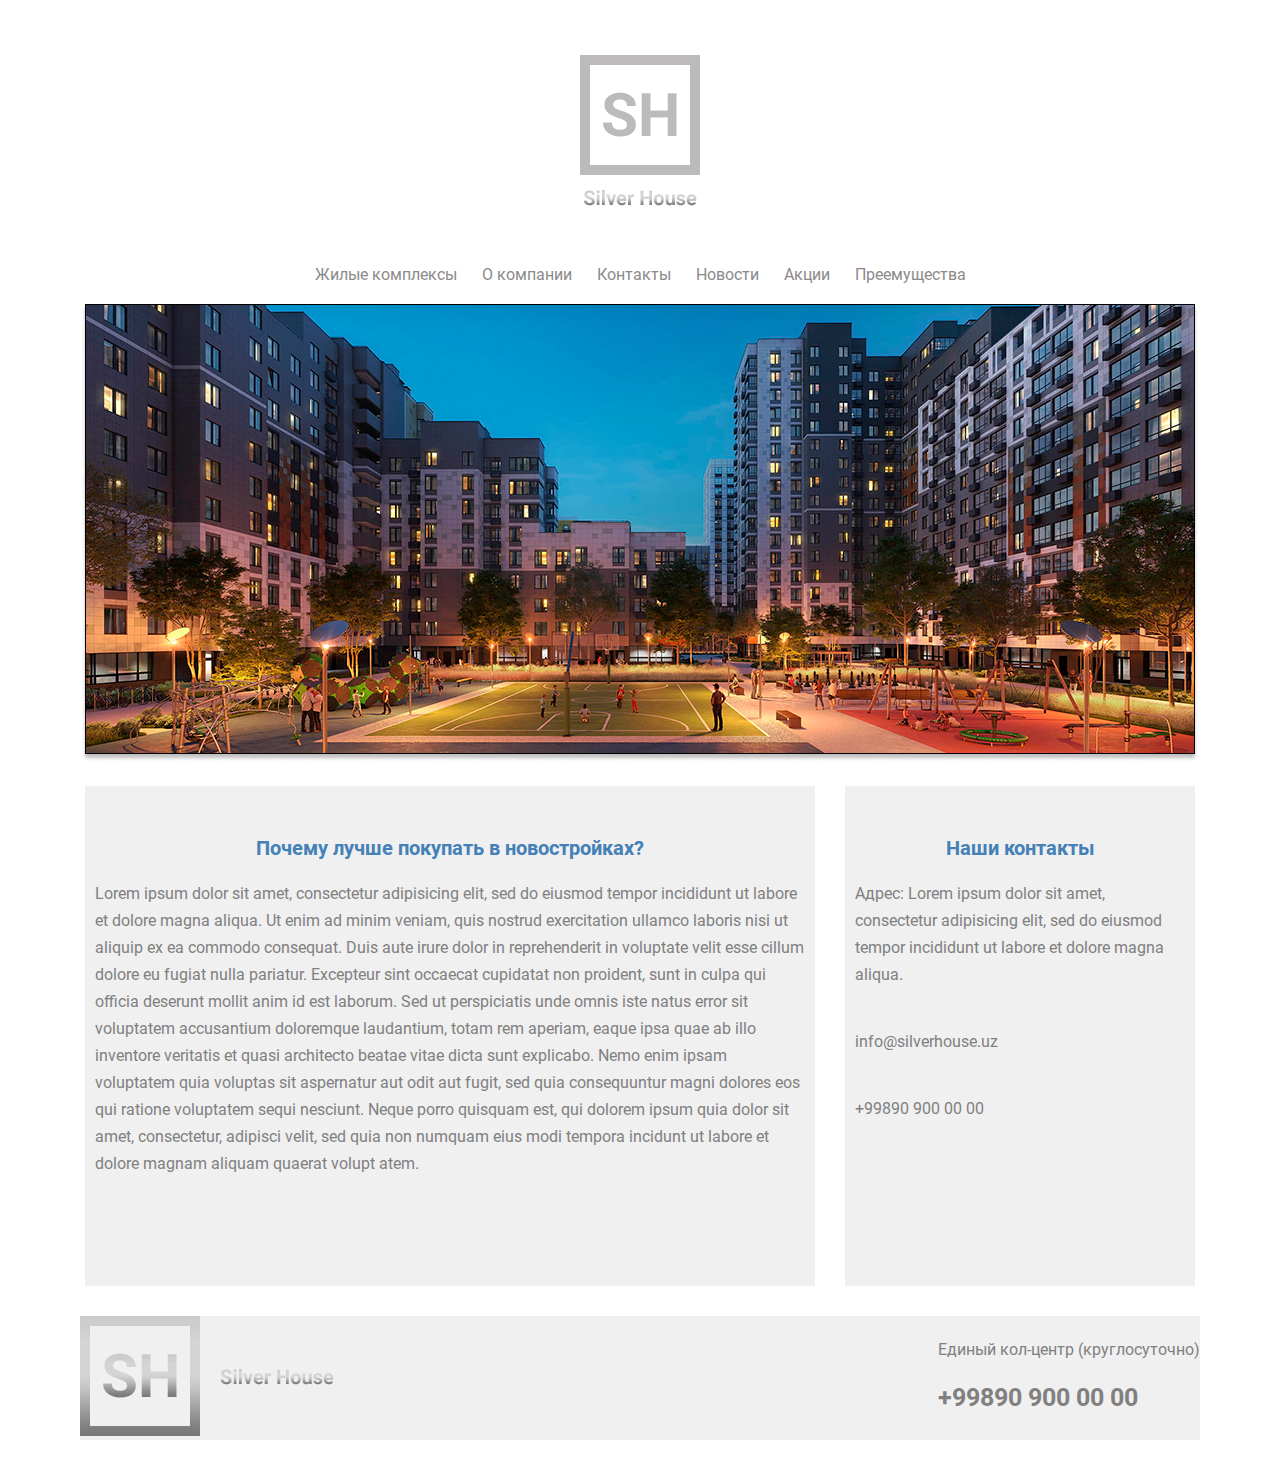
<file: index.html>
<!DOCTYPE html>
<html lang="en">
<head>
    <meta charset="UTF-8">
    <meta name="viewport" content="width=device-width, initial-scale=1.0">
    <title>Silver House</title>
    <link rel="stylesheet" href="css/style.css">
</head>
<body>
<header class="header">
    <nav class="nav">
        <div class="container">
            <a href="index.html" class="nav__logo logo"><img src="img/header-logo 1.png" alt=""></a>
            <ul class="nav__list">
                <li class="nav__item">
                    <a href="#!" class="nav__link">Жилые комплексы</a>
                </li>
                <li class="nav__item">
                    <a href="#!" class="nav__link">О компании</a>
                </li>
                <li class="nav__item">
                    <a href="#!" class="nav__link">Контакты</a>
                </li>
                <li class="nav__item">
                    <a href="#!" class="nav__link">Новости</a>
                </li>
                <li class="nav__item">
                    <a href="#!" class="nav__link">Акции</a>
                </li>
                <li class="nav__item">
                    <a href="#!" class="nav__link">Преемущества</a>
                </li>
            </ul>


        </div>
    </nav>
</header>
<main class="main">
    <div class="container">
        <div class="image"><img src="img/block 1.jpg" alt="" class="nav__image"></div>
        <div class="section__ads">

            <div class="about">
                <h3 class="build__name name">Почему лучше покупать в новостройках?</h3>
                <p class="build__txt txt">Lorem ipsum dolor sit amet, consectetur adipisicing elit, sed do eiusmod tempor incididunt ut labore et dolore magna aliqua. Ut enim ad minim veniam, quis nostrud exercitation ullamco laboris nisi ut aliquip ex ea commodo consequat. Duis aute irure dolor in reprehenderit in voluptate velit esse cillum dolore eu fugiat nulla pariatur. Excepteur sint occaecat cupidatat non proident, sunt in culpa qui officia deserunt mollit anim id est laborum. Sed ut perspiciatis unde omnis iste natus error sit voluptatem accusantium doloremque laudantium, totam rem aperiam, eaque ipsa quae ab illo inventore veritatis et quasi architecto beatae vitae dicta sunt explicabo. Nemo enim ipsam voluptatem quia voluptas sit aspernatur aut odit aut fugit, sed quia consequuntur magni dolores eos qui ratione voluptatem sequi nesciunt. Neque porro quisquam est, qui dolorem ipsum quia dolor sit amet, consectetur, adipisci velit, sed quia non numquam eius modi tempora incidunt ut labore et dolore magnam aliquam quaerat volupt atem.</p>
            </div>
            <div class="more">
                <h3 class="number__name name">Наши контакты</h3>
                <p class="num__txt txt">Адрес: Lorem ipsum dolor sit amet, consectetur adipisicing elit, sed do eiusmod tempor incididunt ut labore et dolore magna aliqua.</p>
                <p class="num__txt txt">info@silverhouse.uz</p>
                <p class="num__txt txt">+99890 900 00 00 </p>
            </div>
        </div>
            
           

    </div>
</main>
<footer class="footer">
    <div class="container">
        <div class="end__ad">
            <a href="#!" class="footer__logo logo"><img src="img/footer-logo 1.png" alt=""></a>
        <div class="others">
            <p class="footer__txt txt">Единый кол-центр (круглосуточно)</p>
            <h1>+99890 900 00 00</h1>
        </div>
        </div>
        
    </div>
    
</footer>
</body>
</html>
</file>
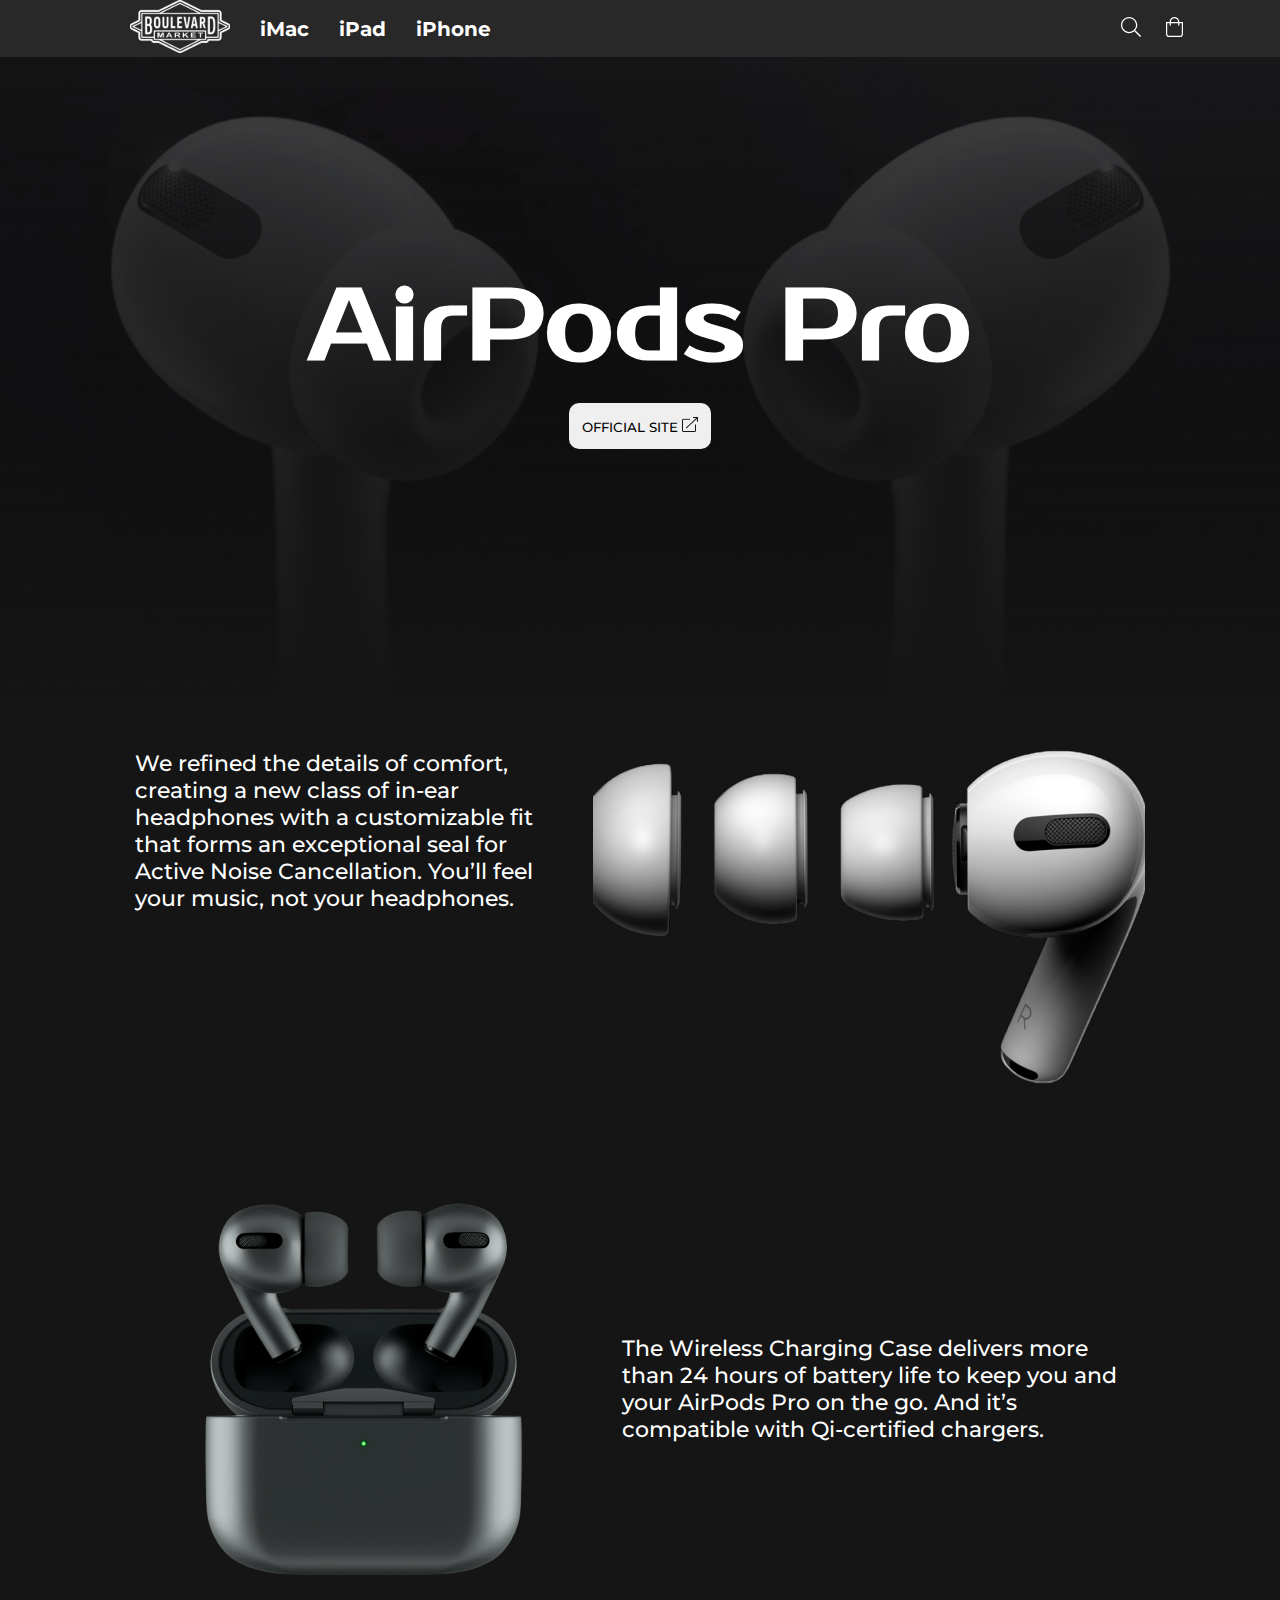
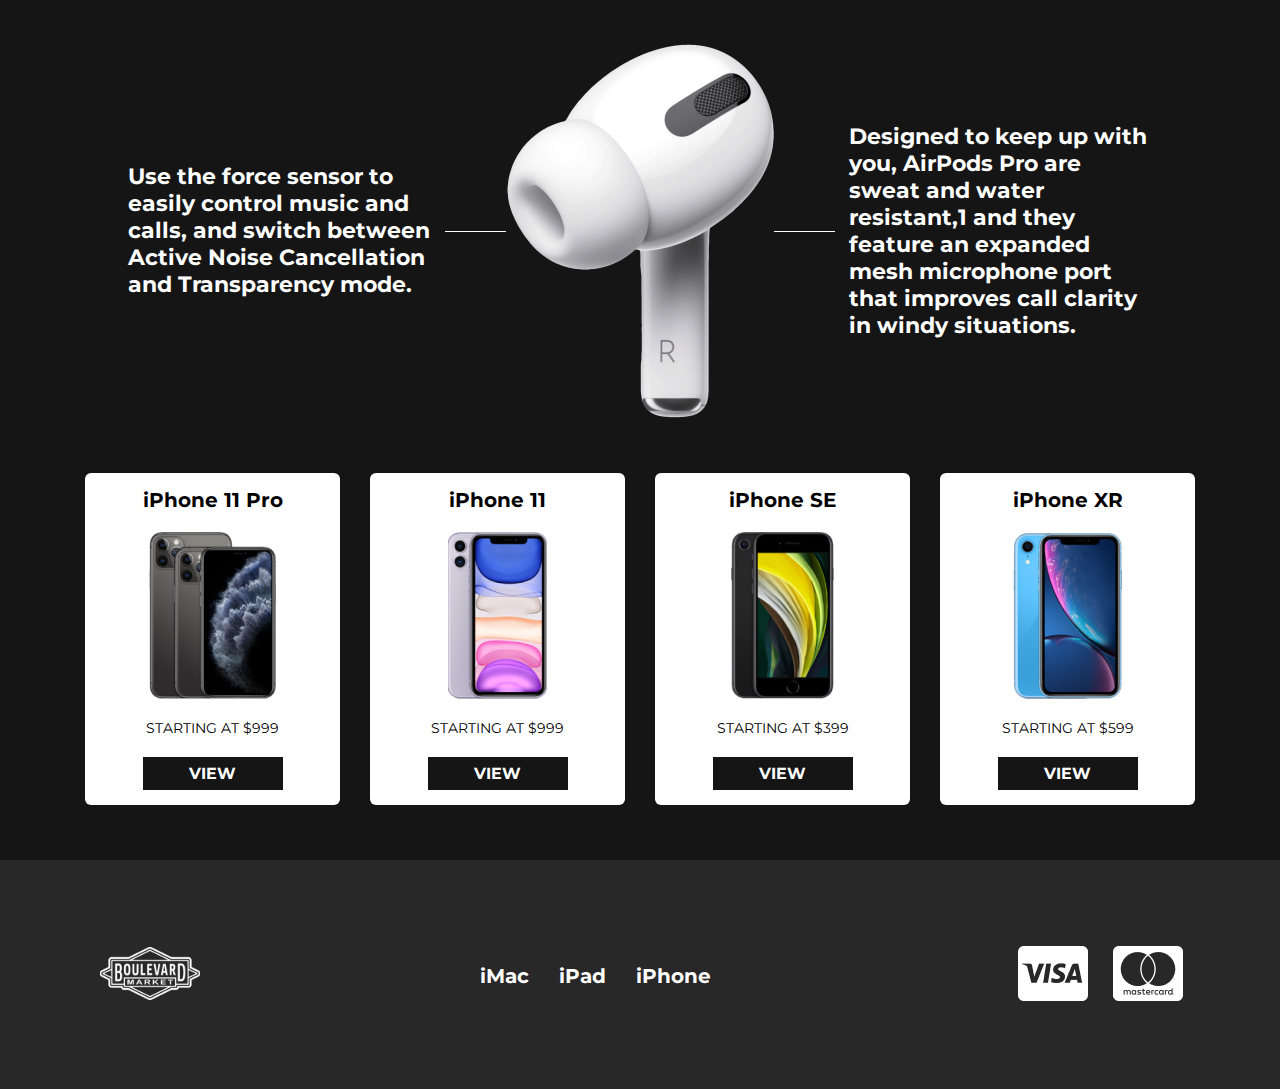
<file: Apple/index.html>
<!DOCTYPE html>
<html lang="en">
<head>
    <meta charset="UTF-8">
    <meta name="viewport" content="width=device-width, initial-scale=1.0">
    <title>Apple</title>
    <link rel="stylesheet" href="./css/main.css">
</head>
<body>
    <header class="header">
        <nav class="nav">
            <div class="container">
                
                <ul class="nav__list">
                    <li class="nav__item">
                        <a href="#!" class="nav__logo"><img src="./img/logo.svg" alt=""></a>
                    </li>
                    <li class="nav__item">
                        <a href="#!" class="nav__link">iMac</a>
                    </li>
                    <li class="nav__item">
                        <a href="#!" class="nav__link">iPad</a>
                    </li>
                    <li class="nav__item">
                        <a href="#!" class="nav__link">iPhone</a>
                    </li>
                </ul>
                <ul class="nav__buttons-list">
                    <li class="nav__buttons-item">
                        <a href="#!" class="nav__buttons-link"><img src="./img/SEARCH.svg" alt=""></a>
                    </li>
                    <li class="nav__buttons-item">
                        <a href="#!" class="nav__buttons-link"><img src="./img/SHOP.svg" alt=""></a>
                    </li>
                </ul>
            </div>
        </nav>
        <section class="official">
            <div class="texts">
                <h3 class="official__title">AirPods Pro</h3>
                <button class="official__btn">official site <img src="./img/Vector.png" alt="" class="header__img"></button>
            </div>
        </section>
    </header>
    <main class="main">
        <section class="airpods1">
            <div class="container">
                <p class="airpods1-txt text">We refined the details of comfort, creating a new class of in-ear headphones with a customizable fit that forms an exceptional seal for Active Noise Cancellation. You’ll feel your music, not your headphones.</p>
                <img src="./img/airpods1.png" alt="" class="airpods1__img">
            </div>
        </section>
        <section class="airpods2">
            <div class="container">
                <img src="./img/airpods2.png" alt="" class="airpods1__img">
                <p class="airpods1-txt text">The Wireless Charging Case delivers more than 24 hours of battery life to keep you and your AirPods Pro on the go. And it’s compatible with Qi-certified chargers.</p>
            </div>
        </section>
        <section class="airpods3">
            <div class="container">
                <p class="airpods3__txt text1">Use the force sensor to easily control music and calls, and switch between Active Noise Cancellation and Transparency mode.</p>
                <div class="airpods3__img"></div>
                <p class="airpods3__txt text2">Designed to keep up with you, AirPods Pro are sweat and water resistant,1 and they feature an expanded mesh microphone port that improves call clarity in windy situations.</p>
            </div>
        </section>
        <section class="iphone__cards">
            <div class="container">
                <div class="cards">
                    <div class="card">
                        <h3 class="card-title">iPhone 11 Pro</h3>
                        <img src="./img/iPhone11Pro.png" alt="" class="card-img">
                        <p class="card-price">Starting at $999</p>
                        <a href="#!" class="card-btn">VIEW</a>
                    </div>
                    <div class="card">
                        <h3 class="card-title">iPhone 11</h3>
                        <img src="./img/iPhone11.png" alt="" class="card-img">
                        <p class="card-price">Starting at $999</p>
                        <a href="#!" class="card-btn">VIEW</a>
                    </div>
                    <div class="card">
                        <h3 class="card-title">iPhone SE</h3>
                        <img src="./img/iPhoveSE.png" alt="" class="card-img">
                        <p class="card-price">Starting at $399</p>
                        <a href="#!" class="card-btn">VIEW</a>
                    </div>
                    <div class="card">
                        <h3 class="card-title">iPhone XR</h3>
                        <img src="./img/iPhoneXR.png" alt="" class="card-img">
                        <p class="card-price">Starting at $599</p>
                        <a href="#!" class="card-btn">VIEW</a>
                    </div>
                </div>
            </div>
        </section>
    </main>
    <footer class="footer">
            <div class="container">
                <a href="#!" class="nav__logo"><img src="./img/logo.svg" alt=""></a>
                <ul class="nav__list">
                    <li class="nav__item">
                        <a href="#!" class="nav__link">iMac</a>
                    </li>
                    <li class="nav__item">
                        <a href="#!" class="nav__link">iPad</a>
                    </li>
                    <li class="nav__item">
                        <a href="#!" class="nav__link">iPhone</a>
                    </li>
                </ul>
                <ul class="nav__buttons-list">
                    <li class="nav__buttons-item">
                        <a href="#!" class="nav__buttons-link"><img src="./img/visa.png" alt=""></a>
                    </li>
                    <li class="nav__buttons-item">
                        <a href="#!" class="nav__buttons-link"><img src="./img/mastercard.png" alt=""></a>
                    </li>
                </ul>
            </div>
    </footer>
</body>
</html>
</file>
<file: css/style.css>
@import url(fonts.css);

* {
    margin: 0;
    padding: 0;
    box-sizing: border-box;
    font-family: "Roboto";
}

a {
    text-decoration: none;
    color: #8C8A8A;

}

ul {
    list-style: none;
}   

/* header */

.nav .container {
    display: flex;
    align-items: center;
    flex-direction: column;
}

.nav__logo {
    justify-content: center;
    padding: 55px 0;
}

.nav__list {
    display: flex;
    justify-content: center;
    gap: 25px;
}

.image {
    padding: 20px 0;
    text-align: center;
}

/* main */

.section__ads {
    gap:30px;
    flex-wrap: wrap;
    display: flex;
    justify-content: center;
}

.about {
    padding: 50px 10px;
    background-color: #f0f0f0;
    width: 730px;
    height: 500px;

}

.more {
    padding: 50px 10px;
    width: 350px;
    height: 500px;
    background-color: #f0f0f0;
}

.name {
    font-weight: 700;
    font-size: 20px;
    text-align: center;
    color: #4581b7;
}

.txt {
    padding:20px 0;
    font-weight: 400;
    font-size: 16px;
    line-height: 169%;
    color: #808080;
}

/* main */

/* footer */

h1 {
    font-weight: 700;
    font-size: 25px;
    color: #808080;
}

.footer {
    padding: 30px 0;

}

.footer .container {
    max-width: 1150px;
    margin: 0 auto;
    padding: 0 15px;
}

.end__ad {
    justify-content: space-between;
    display: flex;      
    background-color: #f0f0f0;
}



/* footer */
</file>
<file: Apple/css/main.css>
@import url(./fonts.css);
@import url(./usual.css);

/* header */

.nav {
    background: #282828;
    display: flex;
    position: fixed;
    z-index: 100;
    width: 100%;
}

.nav__logo {
    width: 100px;
    padding: 6px 15px
}

.nav__link {
    font-family: "Montserrat";
    font-size: 20px; 
    color: #fff;
    padding: 0 15px;
    font-weight: 700;
}

.nav__list {
    display: flex;
    padding: 0 30px;
    align-items: center;
}

.nav .container {
    display: flex;
    align-items: center;
    justify-content: space-between; 
}

.nav__buttons-list {
    display: flex;
}

.nav__buttons-link {
    padding: 0 12.5px;
}

.official__title {
    font-family: "Prosto_One";
    font-size: 100px;
    line-height: 75%;
    color: #fff;
    padding: 38px;
}

.official {
    background: url(../img/Header.png) no-repeat center center / cover;
    min-height: 700px;
    display: flex;
    align-items: center;
    justify-content: center;
}

.official__btn {
    padding: 14px 13px;
    border-radius: 10px;
    text-transform: uppercase;
    font-family: "Montserrat";
    font-weight: 500;
    max-width: 200px;
        border: none;
        outline: none;
        cursor: pointer;
}

.texts {
    text-align: center;
}

/* header */

/* main */

.main {
    background: #151515;
}

.airpods1 .container {
    display: flex;
    padding: 50px;
}

.text {
    font-family: "Montserrat";
    font-weight: 500;
    font-size: 22px;
    color: #fff;
    width: 538px;
    padding: 0 15px;

}

.text1 {
    font-family: "Montserrat";
    font-weight: 700;
    font-size: 22px;
    color: #fff;
    width: 333px;
    padding: 0 15px;
    margin-right: 60px;
    text-align: left;
}

.text2 {
    font-family: "Montserrat";
    font-weight: 700;
    font-size: 22px;
    color: #fff;
    width: 333px;
    padding: 0 15px;
    margin-left: 60px;
}

.airpods1__img {
    padding: 0 15px;
}

.airpods2 .container {
    display: flex;
    padding: 50px;
    align-items: center;
}

.airpods3__img {
    background: url(../img/airpods3.png);
    min-width: 268px;
    min-height: 375px;
     display: flex;
     justify-content: space-between;
    /* gap: 20px; */
    position: relative;


}

.airpods3__img:before {
    content: "";
    background: #fff;
    height: 1px;
    width: 61px;
    position: absolute;
    top: 50%;
    right: 100%;
}

.airpods3__img:after { 
    position: absolute;
    content: "";
    background: #fff;
    height: 1px;
    width: 61px;
    top: 50%;
    left: 100%;
}

.airpods3 .container {
    display: flex;
    align-items: center;
    justify-content: center;
}


.card {
    background: #fff;
    border-radius: 6px;
    max-width: 255px;
    display: flex;
    flex-direction: column;
    /* padding: 15px 58px; */

    width: 100%;
    padding: 15px 0;
    gap: 20px;
    align-items: center;
}

.card-title {
    font-family: "Montserrat";
    /* font-weight: 700; */
    font-size: 20px;
    color: #000;
}

.card-price {
    /* font-weight: 400; */
    font-size: 14px;
    text-transform: uppercase;
    color: #000;
    font-family: "Montserrat";
    /* padding: 0 1px; */
    /* padding-bottom:20px ; */
}

.card-img {
    /* padding: 10px 0; */
    max-height: 200px;
}

.card-btn {
    max-width: 140px;
    width: 100%;
    color: #fff;
    background: #151515;
    padding: 7px;
    text-align: center;
    /* border: none; */
    /* outline: none; */
    /* cursor: pointer; */
    font-weight: 700;
    /* font-size: 16px; */
    text-transform: uppercase;
    color: #fff;
    font-family: "Montserrat";
}

.cards {
    padding: 55px 0;
    display: flex;
    align-items: center;
    justify-content: center;
    gap: 30px;
}

/* main */

/* footer */

.footer {
    background: #282828;
    display: flex;
    padding-top:81px ;
    padding-bottom: 79px;
}
.nav__logo {
    width: 100px;
    padding: 6px 15px
}

.nav__link {
    font-family: "Montserrat";
    font-size: 20px; 
    text-align: right; 
    color: #fff;
    padding: 0 15px;
    font-weight: 700;
}

.nav__list {
    display: flex;
    padding: 0 30px;
    align-items: center;
}

.footer .container {
    display: flex;
    align-items: center;
    justify-content: space-between; 
}

.nav__buttons-list {
    display: flex;
}

.nav__buttons-link {
    padding: 0 12.5px;
}
</file>
